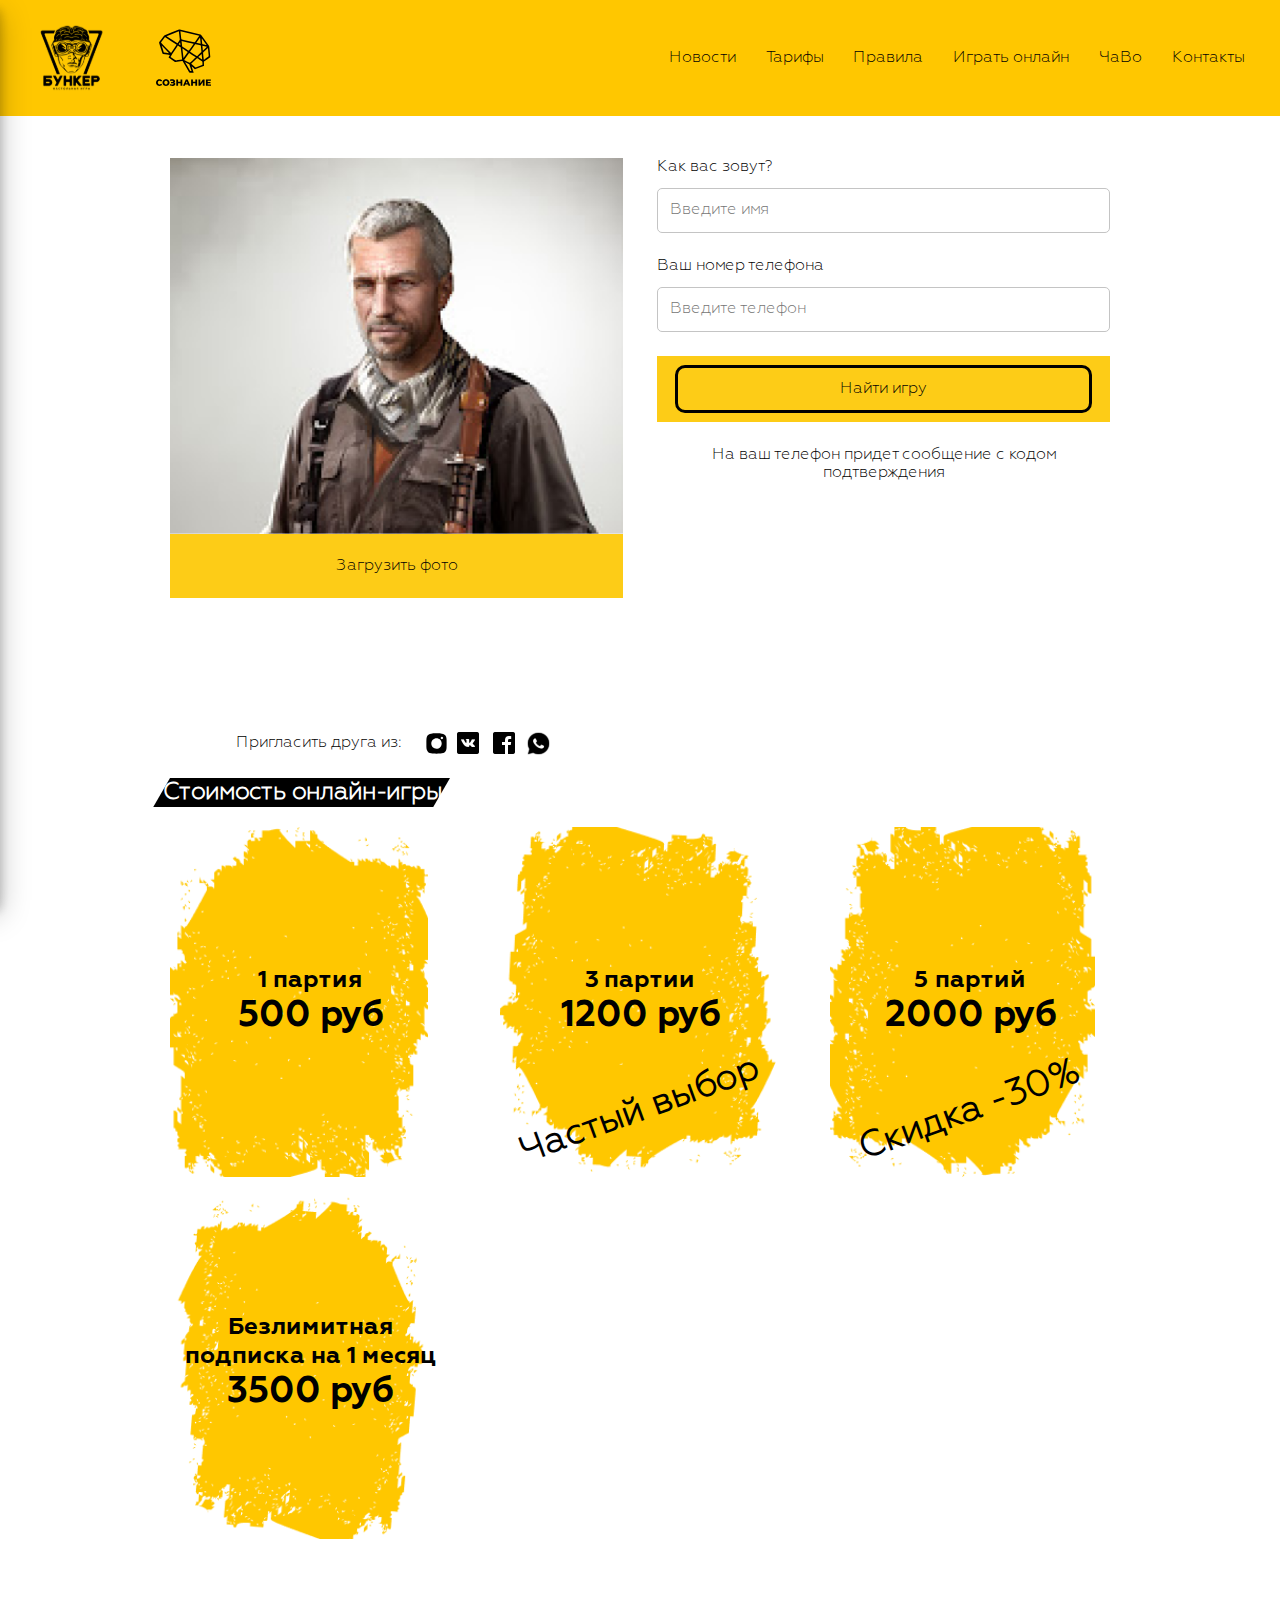
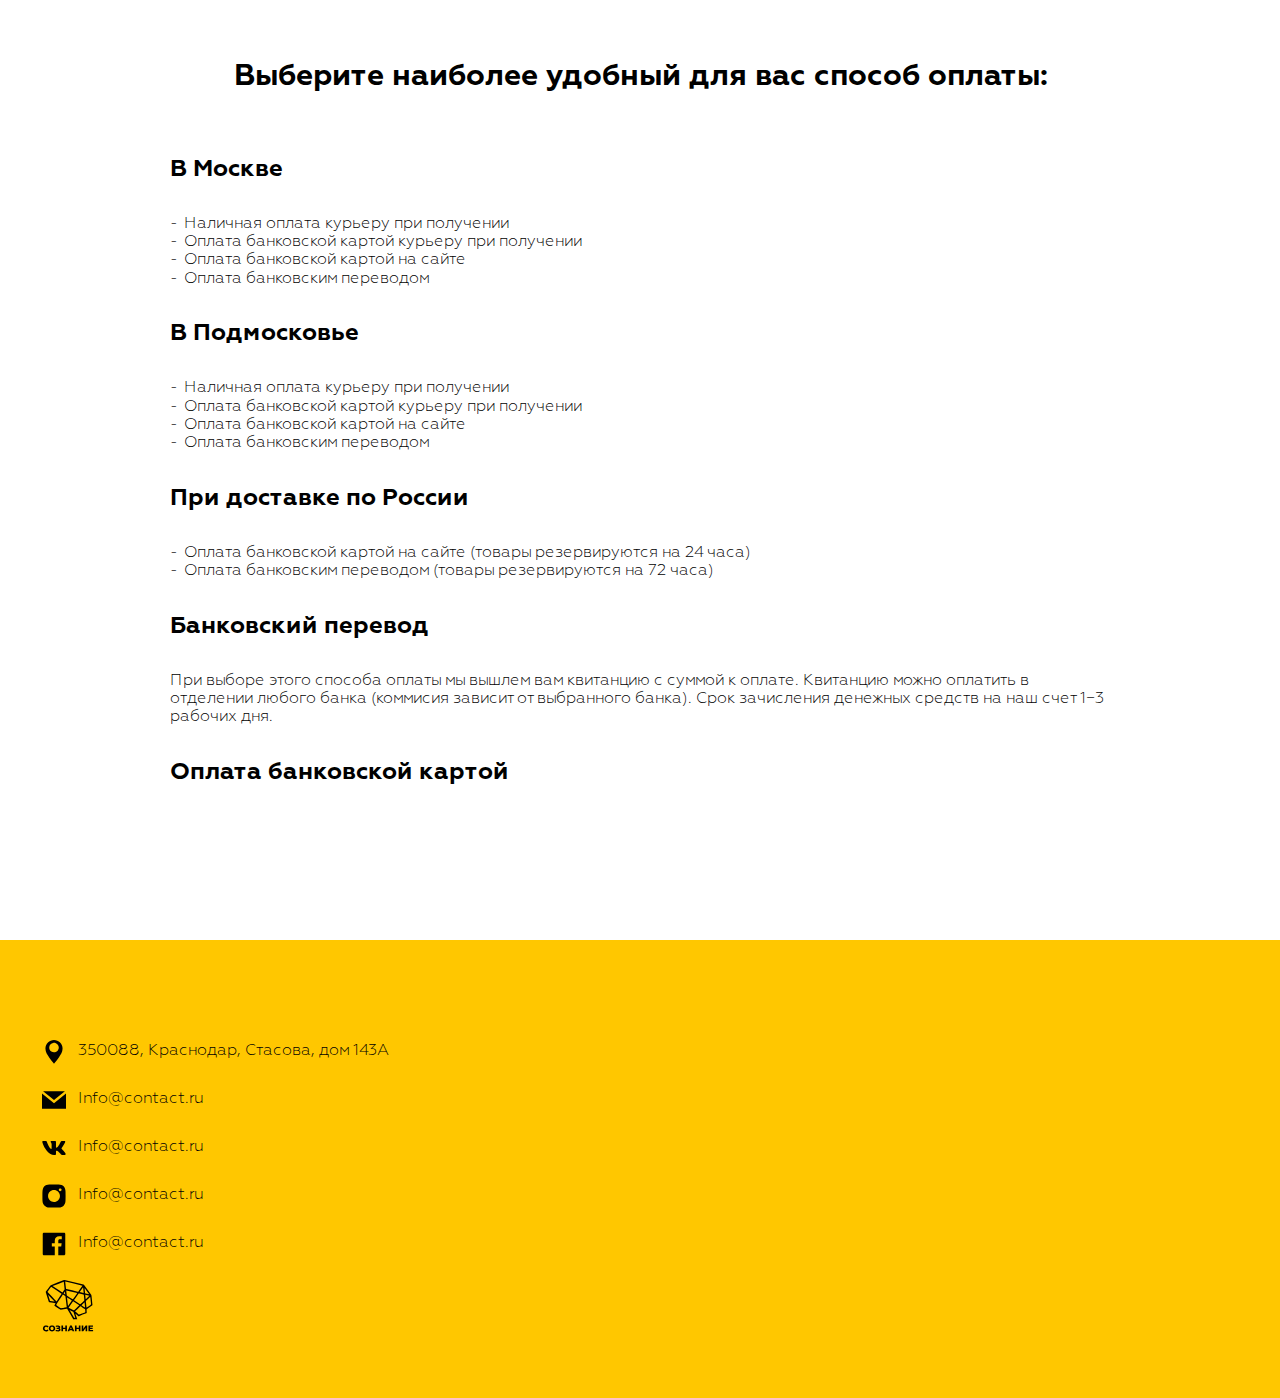
<file: lk.html>
<!DOCTYPE html>
<html lang="en">

<head>
    <meta charset="UTF-8">
    <meta name="viewport" content="width=device-width, initial-scale=1.0">
    <link rel="stylesheet" href="style.css">
    <link rel="stylesheet" href="normalize.css">
    <title>Личный кабинет</title>
</head>

<body>
    <aside id='aside' class="aside">
        <div class="aside__container">
            <ul>
                <li>
                    <a href="./index.html#news">Новости</a>
                </li>
                <li>
                    <a href="./index.html#tarrifs">Тарифы</a>
                </li>
                <li>
                    <a href="./index.html#rules">Правила</a>
                </li>
                <li>
                    <a href="./index.html#play">Играть онлайн</a>
                </li>
                <li>
                    <a href="./index.html#faq">ЧаВо</a>
                </li>
                <li>
                    <a href="#contacts">Контакты</a>
                </li>
            </ul>
            <button class="aside__close" onclick="closeMenu()">
                <img src="./img/icons/close.svg" alt="Закрыть">
            </button>
        </div>
    </aside>
    <header class="header header--lk">
        <div class="header__container--mobile">
            <div class="header__logo-container">
                <img src="./img/icons/bunker.svg" alt="" />
                <img src="./img/icons/brain.svg" alt="" />
            </div>
            <button id='header-btn-menu' class="header__btn" onclick="toggleMenu(this)">
                <img class="header__sidebar-icon" src="./img/icons/sidebar.svg" alt="Меню" />
            </button>
        </div>
        <div class="header__container">
            <nav class="header__nav">
                <div class="header__logo-container">
                    <img src="./img/icons/bunker-black.svg" alt="" />
                    <img src="./img/icons/brain-black.svg" alt="" />
                </div>
                <ul class="header__links">
                    <li class="header__link">
                        <a href="./index.html#news">Новости</a>
                    </li>
                    <li class="header__link">
                        <a href="./index.html#tarrifs">Тарифы</a>
                    </li>
                    <li class="header__link">
                        <a href="./index.html#rules">Правила</a>
                    </li>
                    <li class="header__link">
                        <a href="./index.html#play">Играть онлайн</a>
                    </li>
                    <li class="header__link">
                        <a href="./index.html#faq">ЧаВо</a>
                    </li>
                    <li class="header__link">
                        <a href="#contacts">Контакты</a>
                    </li>
                    <!-- <li class="header__link">
                        <a href="#">ЛК</a>
                    </li> -->
                </ul>
            </nav>
        </div>
    </header>
    <main class="main">
        <div class="main__container">
            <div class="profile main__profile">
                <form class="profile__block">
                    <div class="profile__top">
                        <div class="profile__img-container">
                            <img class="profile__img" src="./img/content/geralt.png" alt="Геральт из Ривии">
                            <input class="profile__file" type="file" id="files" />
                            <label class="profile__label" for="files">Загрузить фото</label>
                        </div>
                        <div class="invitation profile__invitation">
                            <span class="main__invitation-title">Пригласить друга из:</span>
                            <img src="./img/icons/instagram.svg" alt="инстаграм">
                            <img src="./img/icons/vk.svg" alt="вконтакте">
                            <img src="./img/icons/facebook.svg" alt="facebook">
                            <img src="./img/icons/whats.svg" alt="whatsapp">
                        </div>
                    </div>
                    <div class="profile__bottom">
                        <label class="profile__text-input">
                            <span class="profile__text-input-legend">Как вас зовут?</span>
                            <input class="profile__input" type="text" placeholder="Введите имя">
                        </label>
                        <label class="profile__text-input">
                            <span class="profile__text-input-legend">Ваш номер телефона</span>
                            <input class="profile__input" type="text" placeholder="Введите телефон">
                        </label>
                        <button type="submit" class="profile__btn">
                            <div class="profile__btn--bordered">
                                Найти игру
                            </div>
                        </button>
                        <p class="profile__description">На ваш телефон придет сообщение с кодом подтверждения</p>
                    </div>
                </form>
            </div>
            <h2 class="secondary-title">
                <div class="secondary-title__container">
                    <span>Стоимость онлайн-игры</span>
                </div>
            </h2>
            <div class="games main__games">
                <div class="games__block games__block--vector1">
                    <span class="games__count">1 партия</span>
                    <h4 class="games__cost">500 руб</h4>
                </div>
                <div class="games__block games__block--vector2">
                    <span class="games__count">3 партии</span>
                    <h4 class="games__cost">1200 руб</h4>
                    <span class="games__favorite">Частый выбор</span>
                </div>
                <div class="games__block games__block--vector3">
                    <span class="games__count">5 партий</span>
                    <h4 class="games__cost">2000 руб</h4>
                    <span class="games__discount">Скидка -30%</span>
                </div>
                <div class="games__block games__block--vector4">
                    <span class="games__count">Безлимитная
                        подписка
                        на 1 месяц</span>
                    <h4 class="games__cost">3500 руб</h4>
                </div>
            </div>
            <h2 class="main__payment-text">
                Выберите наиболее удобный для вас способ оплаты:
            </h2>
            <div class="main__payment-container">
                <h3 class="main__payment-header">В Москве</h3>
                <ul class="main__payment-list">
                    <li>Наличная оплата курьеру при получении</li>
                    <li>Оплата банковской картой курьеру при получении</li>
                    <li>Оплата банковской картой на сайте</li>
                    <li>Оплата банковским переводом</li>
                </ul>
                <h3 class="main__payment-header">В Подмосковье</h3>
                <ul class="main__payment-list">
                    <li>Наличная оплата курьеру при получении</li>
                    <li>Оплата банковской картой курьеру при получении</li>
                    <li>Оплата банковской картой на сайте</li>
                    <li>Оплата банковским переводом</li>
                </ul>
                <h3 class="main__payment-header">При доставке по России</h3>
                <ul class="main__payment-list">
                    <li>Оплата банковской картой на сайте (товары резервируются на 24 часа)</li>
                    <li>Оплата банковским переводом (товары резервируются на 72 часа)</li>
                </ul>
                <h3 class="main__payment-header">Банковский перевод</h3>
                <p>
                    При выборе этого способа оплаты мы вышлем вам квитанцию с суммой к оплате.
                    Квитанцию можно оплатить в отделении любого банка (коммисия зависит от выбранного банка).
                    Срок зачисления денежных средств на наш счет 1−3 рабочих дня.
                </p>
                <h3 class="main__payment-header">Оплата банковской картой</h3>
            </div>
        </div>
    </main>
    <footer id='contacts' class="footer">
        <div class="footer__container">
            <div class="footer__contacts">
                <div class="footer__contact-block">
                    <img src="./img/icons/point.svg" alt="">
                    <span>350088, Краснодар, Стасова, дом 143А</span>
                </div>
                <div class="footer__contact-block">
                    <img src="./img/icons/message.svg" alt="">
                    <a>Info@contact.ru</a>
                </div>
                <div class="footer__contact-block">
                    <img src="./img/icons/vk-min.svg" alt="">
                    <a>Info@contact.ru</a>
                </div>
                <div class="footer__contact-block">
                    <img src="./img/icons/instagram.svg" alt="">
                    <a>Info@contact.ru</a>
                </div>
                <div class="footer__contact-block">
                    <img src="./img/icons/facebook-min.svg" alt="">
                    <a>Info@contact.ru</a>
                </div>
                <div class="footer__contact-block">
                    <img src="./img/icons/brain-black.svg" alt="">
                </div>
            </div>
        </div>
        <div class="footer__map">
            <iframe class="footer__map-frame"
                src="https://www.google.com/maps/embed?pb=!1m18!1m12!1m3!1d2819.7849814998217!2d38.972506015543!3d45.029290179098204!2m3!1f0!2f0!3f0!3m2!1i1024!2i768!4f13.1!3m3!1m2!1s0x40f04fbc92b42f8d%3A0xa4b557511ca21dd0!2z0YPQuy4g0KfQsNC_0LDQtdCy0LAsIDk0LCDQmtGA0LDRgdC90L7QtNCw0YAsINCa0YDQsNGB0L3QvtC00LDRgNGB0LrQuNC5INC60YDQsNC5LCAzNTAwMDA!5e0!3m2!1sru!2sru!4v1611315349826!5m2!1sru!2sru"></iframe>
        </div>
    </footer>
    <script type="text/javascript" src="./script.js"></script>
</body>

</html>
</file>
<file: style.css>
*,
*:before,
*:after {
    box-sizing: border-box;
}

a {
    text-decoration: none;
    color: #000;
    cursor: pointer;
}

body {
    font-family: 'GeometriaLight', sans-serif;
}

button {
    cursor: pointer;
    outline: none;
}

header {
    width: 100%;
    position: absolute;
}

.header--lk {
    background-color: #FFC700;
    color: #000000;
    position: initial;
}

ul {
    padding: 0;
    margin: 0;
    list-style-type: none;
}

.header__container--mobile {
    display: flex;
    justify-content: space-between;
    width: 100%;
    padding: 22px;
}

.header__link a {
    color: #fff;
}

.header--lk .header__link a {
    color: #000;
}


.header__logo-container {
    display: flex;
}

.header__logo-container img:last-child {
    margin-left: 16px;
}

.header__container {
    display: none;
}

.header__btn {
    border: none;
    background: none;
    outline: none;
    padding: 0;
    margin: 0;
    z-index: 10;
}

.main,
.footer {
    display: flex;
    flex-direction: column;
    align-items: center;
    position: relative;
    width: 100%;
    margin: 0 auto;
    top: 0;
    left: 0;
}

.main__container,
.footer__container {
    display: flex;
    flex-direction: column;
    align-items: center;
    padding: 12px;
    width: 320px;
}

.main__head {
    display: flex;
    flex-direction: column;
    justify-content: center;
    align-items: center;
    position: relative;
    z-index: -1;
    background-image: linear-gradient(#FFC700, #FFC700), url('./img/content/main.png');
    background-blend-mode: hue;
    background-position: center;
    background-repeat: no-repeat;
    background-size: cover;
    width: 100%;
    height: 100%;
}

.main__payment-container {
    margin-bottom: 80px;
}


.main__payment-list li::before {
    content: '-';
    margin-right: 6px;
}

.main__payment-header {
    font-weight: 900;
    font-size: 24px;
    line-height: 43px;
    font-family: 'GeometriaBold', sans-serif;
}

.main__box {
    width: 280px;
    height: 200px;
    margin-top: 160px;
}

.main__title {
    display: flex;
    flex-direction: column;
    align-items: flex-end;
    color: #fff;
    transform: rotate(-12deg);
    margin-right: 24px;
    margin-bottom: 80px;
    font-family: 'GeometriaBold', sans-serif;
    font-size: 64px;
    line-height: 77px;
}

.main__title span {
    font-size: 36px;
    line-height: 43px;
}

.main__btn {
    display: flex;
    justify-content: center;
    position: relative;
    width: 216px;
    background-color: #FDCC17;
    border: 0;
    margin-top: -34px;
}

.main__btn--bordered,.profile__btn--bordered {
    display: flex;
    justify-content: center;
    border: 3px solid #000000;
    box-sizing: border-box;
    border-radius: 10px;
    margin: 8px 12px;
    padding: 12px 36px;
    width: 100%;
}

.main__invitation {
    display: flex;
    align-items: center;
    margin: 36px 0;
}

.main__invitation-title {
    margin-right: 24px;
}

.main__invitation img:first-of-type {
    margin-right: 12px;
}

.main__opportunities {
    display: flex;
    flex-direction: column;
    align-items: center;
    width: 100%;
    margin-bottom: 80px;
    background-image: linear-gradient(#FFC700, #FFC700), url('./img/content/city.png');
    background-blend-mode: color;
    background-repeat: no-repeat;
    background-size: cover;
    background-position-y: bottom;
}

.main__opportunities-block {
    display: flex;
    flex-direction: column;
    align-items: center;
    margin: 0 auto;
    margin-top: 88px;
    font-family: 'GeometriaBold', sans-serif;
    font-weight: 900;
    font-size: 24px;
    line-height: 29px;
}

.main__opportunities-description {
    margin: 22px 0 0 0;
    text-align: center;
}

.main__opportunities-lines {
    background: url('./img/content/lines.png');
    width: 100%;
    height: 53px;
    margin-top: 88px;
}

.main__payment-text {
    font-weight: 900;
    font-size: 30px;
    line-height: 43px;
    font-family: 'GeometriaBold', sans-serif;
}

.secondary-title {
    width: 100%;
    background-color: #000000;
    color: #FFFFFF;
    transform-origin: top;
    display: flex;
    justify-content: center;
    align-items: center;

    font-weight: 900;
    font-size: 24px;
    line-height: 29px;
}

.secondary-title__container {
    display: flex;
    justify-content: center;
    text-align: center;
}

.main__slider {
    width: 100%;
    margin-top: 80px;
}

.main__slider-container {
    display: flex;
    flex-direction: column;
    width: 100%;
    margin-bottom: 80px;
}

.slider-arrows {
    display: flex;
    justify-content: space-between;
    width: 100%;
}

.main__slider-arrows {
    margin-top: 24px;
}

.slider-arrows__prev,
.slider-arrows__next {
    display: flex;
    justify-content: center;
    align-items: center;
    border: 0;
    background-color: #fff;
    width: 145px;
    height: 40px;
    color: #fff;
    padding: 0;
    position: relative;
    outline: none;
}

.slider-arrows__prev {
    background-image: url('./img/icons/arrow.svg');
    background-repeat: no-repeat;
    transition: 0.4s;
}

.slider-arrows__prev:hover {
    background-image: url('./img/icons/arrow-orange.svg');
    color: #000000;
    transition: 0.4s;
}

.slider-arrows__next {
    background-image: url('./img/icons/arrow-next.svg');
    background-repeat: no-repeat;
    transition: 0.4s;
}

.slider-arrows__next:hover {
    background-image: url('./img/icons/arrow-next-orange.svg');
    color: #000000;
    transition: 0.4s;
}

.slider-arrows__prev span,
.slider-arrows__next span {
    z-index: 10;
}

.slider__title {
    display: flex;
    justify-content: center;
    font-family: "GeometriaBold", sans-serif;
    font-weight: 900;
    font-size: 24px;
    line-height: 29px;
}

.slider__description {
    text-align: justify;
    font-weight: 300;
    font-size: 18px;
    line-height: 23px;
}

.main__video {
    width: 100%;
    height: 280px;
    margin-top: 50px;
}

.slick-dots {
    display: flex !important;
    justify-content: center;
    top: -25px;
    height: 16px;
}

.slick-dots li {
    width: 12px !important;
    height: 12px !important;
    margin: 0 2px !important;
}

.slick-dots li button:before {
    font-size: 8px !important;
}

.slick-dots .slick-active button:before {
    font-size: 12px !important;
}


/* ПОСТЕР ДЛЯ ВИДЕО */

.main__video {
    position: relative;
    padding-bottom: 56.25%;
    /* 16:9 */
    height: 0;
}

.main__video img {
    position: absolute;
    display: block;
    /* Заглушка */
    display: none;
    top: 0;
    left: 0;
    width: 100%;
    height: 100%;
    z-index: 20;
    cursor: pointer;
}

.main__video:after {
    content: "";
    position: absolute;
    display: block;
    background: url('./img/content/play.png') no-repeat 0 0;
    top: 45%;
    left: 45%;
    width: 46px;
    height: 36px;
    z-index: 30;
    cursor: pointer;
}

.main__video iframe {
    position: absolute;
    top: 0;
    left: 0;
    width: 100%;
    height: 100%;
}

.main__schedule {
    margin-bottom: 16px;
}

.main__schedule:first-child {
    margin-top: 50px;
}

.schedule {
    width: 100%;
    background-color: #FFC700
}

.schedule__legend {
    font-weight: 300;
    font-size: 16px;
    line-height: 20px;
}

.schedule__data {
    display: flex;
    flex-direction: column;
    align-items: center;
}

.schedule__data h3 {
    font-weight: 900;
    font-size: 24px;
    line-height: 29px;
    font-family: 'GeometriaBold', sans-serif;
}

.schedule__container {
    max-width: 1200px;
    margin: 36px 0;
}

.schedule__join-btn {
    border: 3px solid #000000;
    border-radius: 8px;
    background: none;
    padding: 6px 12px;
    transition: 0.4s;
}

.schedule__join-btn:hover {
    transform: scale(1.1);
    background-color: #fff;
    transition: 0.4s;
}

.main__info {
    margin-bottom: 44px;
}

.main__info:last-child {
    margin-bottom: 80px;
}

.info__title {
    font-weight: 900;
    font-size: 36px;
    line-height: 43px;
    margin: 0;
    margin-bottom: 12px;
    font-family: 'GeometriaBold', sans-serif;
}

.info__description {
    font-weight: 300;
    font-size: 18px;
    line-height: 23px;
    margin: 0;
}

.games {
    display: flex;
    flex-wrap: wrap;
    justify-content: space-between;
}

.main__games {
    margin-bottom: 80px;
}

.games__block {
    display: flex;
    flex-direction: column;
    justify-content: center;
    align-items: center;
    position: relative;
    width: 145px;
    height: 190px;
    margin-bottom: 12px;
}

.games__count {
    text-align: center;
    font-weight: 900;
    font-size: 15px;
    line-height: 16px;
    font-family: 'GeometriaBold', sans-serif;
}

.games__cost {
    text-align: center;
    font-weight: 900;
    font-size: 18px;
    line-height: 30px;
    margin: 0;
    font-family: 'GeometriaBold', sans-serif;
}

.games__favorite,
.games__discount {
    margin-top: 12px;
    font-weight: bold;
    transform: rotate(-20deg);
    position: absolute;
    bottom: 25px;
}

.games__block--vector1 {
    background: url('./img/content/vector1.png') no-repeat;
    background-size: contain;
}

.games__block--vector2 {
    background: url('./img/content/vector2.png') no-repeat;
    background-size: contain;
}

.games__block--vector3 {
    background: url('./img/content/vector3.png') no-repeat;
    background-size: contain;
}

.games__block--vector4 {
    background: url('./img/content/vector4.png') no-repeat;
    background-size: contain;
}

.news {
    display: flex;
    flex-wrap: wrap;
    justify-content: space-between;
}

.main__news {
    margin-bottom: 80px;
}

.news__figure {
    width: 135px;
    margin: 0;
}

.news__block {
    display: flex;
    flex-direction: column;
    align-items: center;
    margin-bottom: 24px;
}

.news__img {
    width: 135px;
    height: 135px;
}

.news__link {
    display: block;
    margin-top: 12px;
}

.footer {
    display: flex;
    flex-direction: column;
    margin: 0 auto;
    background-color: #FFC700;
}

.footer__contacts {
    width: 100%;
}

.footer__map {
    width: 100%;
    line-height: 0;
}

.footer__map-frame {
    width: 100%;
    height: 400px;
    border: 0;
}

.footer__contact-block {
    display: flex;
    align-items: center;
    margin-top: 24px;
}

.footer__contact-block:last-child {
    margin-bottom: 24px;
}

.footer__contact-block a,
.footer__contact-block span {
    display: block;
    margin-left: 12px;
}

.footer__contact-block img {
    width: 24px;
    height: 24px;
}

.footer__contact-block:last-child img {
    width: 52px;
    height: 52px;
}

.btn-load {
    background: none;
    border: none;
    cursor: pointer;
    transition: 0.4s;
}

.btn-load:hover {
    color: #FFC700;
    transform: scale(1.1);
    transition: 0.4s;
}

.profile {
    min-height: 290px;
}

.profile__file {
    display: none;
}

.profile__block {
    display: flex;
    flex-direction: column;
    justify-content: center;
    align-items: center;
}

.profile__data, .profile__top, .profile__bottom {
    width: 100%;
}

.profile__img-container {
    line-height: 0;
}

.profile__label {
    display: block;
    width: 100%;
    padding: 32px;
    background-color: #FDCC17;
    text-align: center;
}

.profile__img {
    width: 100%;
}

.profile__invitation {
    display: flex;
    align-items: center;
    justify-content: center;
    margin-top: 16px;
}

.profile__invitation img {
    margin-right: 6px;
}

.profile__text-input {
    display: flex;
    flex-direction: column;
    align-items: center;
    width: 100%;
    margin-top: 22px;
}

.profile__text-input-legend {
    margin-bottom: 12px;
}

.profile__input {
    width: 100%;
    border: 1px solid #C4C4C4;
    border-radius: 5px;
    padding: 12px;
}

.profile__btn {
    display: flex;
    justify-content: center;
    width: 100%;
    margin-top: 22px;
    background-color: #FDCC17;
    border: 0;
}

.profile__description {
    text-align: center;
    margin-top: 24px;
}

/* image poster clicked, player class added using js */

.main__video.player img {
    display: none;
}

.main__video.player:after {
    display: none;
}

.aside {
    height: 100vh;
    width: 320px;
    transform: translate(-320px);
    position: fixed;
    z-index: 15;
    top: 0;
    left: 0;
    background-color: #fff;
    overflow-x: hidden;
    transition: 0.5s;
    background-color: #000000;
    box-shadow: 0 14px 28px rgba(0, 0, 0, 0.25), 0 10px 10px rgba(0, 0, 0, 0.22);
}

.aside__container {
    display: flex;
    justify-content: space-between;
    padding: 24px 12px;
}

.aside__close {
    width: 24px;
    height: 24px;
    border: 1px solid #FFC700;
    background-color: #FFC700;
    color: #fff;
    border-radius: 2px;
}

.aside__close img {
    width: 100%;
    height: 100%;
}

.aside li {
    margin-bottom: 12px;
}

.aside a {
    text-decoration: none;;
    color: #fff;
    transition: 0.3s;
    font-weight: 300;
    font-size: 16px;
    line-height: 20px;
}

.aside a:hover {
    color: #f1f1f1;
}

/* media */

@media (min-width: 480px) {
    .main__container,
    .footer__container {
        padding: 0 24px;
        width: 480px;
    }

    .games__block {
        width: 215px;
    }

    .games__block--vector1,
    .games__block--vector2,
    .games__block--vector3,
    .games__block--vector4 {
        width: 200px;
        height: 275px;
    }

    .news__figure {
        width: 200px;
    }

    .news__img {
        width: 100%;
        height: 200px;
    }

    .main__box {
        width: 450px;
        height: 350px;
    }

    .main__title {
        margin-right: -150px;
        margin-top: 0;
    }

    .secondary-title {
        width: 280px;
        transform: skewX(-30deg);
    }

    .secondary-title div {
        transform: skewX(30deg);
    }

    .games__count {
        font-weight: 900;
        font-size: 24px;
        line-height: 29px;
    }

    .games__cost {
        font-weight: 900;
        font-size: 36px;
        line-height: 43px;
    }

    .games__favorite,
    .games__discount {
        font-weight: 900;
        font-size: 36px;
        line-height: 43px;
        text-align: end;
        bottom: -15px;
    }
}

@media (min-width: 540px) {
    .main__container,
    .footer__container {
        padding: 0 24px;
        width: 540px;
    }
}

@media (min-width: 768px) {
    .main__container,
    .footer__container {
        padding: 42px;
        width: 768px;
    }

    .footer {
        flex-direction: row;
    }

    .footer__map {
        margin-right: 42px;
    }

    .footer__map-frame {
        width: 100%;
        height: 250px;
    }

    .footer__contacts {
        margin-top: 34px;
    }

    .games {
        justify-content: space-around;
    }

    .games__block {
        width: 280px;
        height: 350px;
    }

    .main__opportunities {
        background-size: cover;
        background-image: linear-gradient(#FFC700, #FFC700), url('./img/content/city2.png');
        background-blend-mode: color;
        background-repeat: no-repeat;
        background-size: cover;
    }

    .main__opportunities-lines {
        background-repeat: repeat;
    }

    .main__opportunities-info {
        display: flex;
        justify-content: space-between;
        width: 100%;
        max-width: 1200px;
    }

    .schedule__container {
        display: flex;
        justify-content: space-around;
        align-items: center;
    }

    .schedule__container>.schedule__data {
        align-items: flex-start;
    }

    .secondary-title {
        align-self: flex-start;
    }

    .main__opportunities-lines {
        margin-top: 56px;
    }

    .main__box {
        width: 668px;
        height: 514px;
    }

    .main__title {
        margin-right: -350px;
        margin-top: 0;
    }

    .games__favorite,
    .games__discount {
        bottom: 45px;
    }

    .news__figure {
        width: 280px;
    }

    .news__img {
        height: 220px;
    }

    .profile {
        height: 400px;
    }

    .profile__block {
        flex-direction: row;
        height: 100%;
    }

    .profile__bottom, .profile__top {
        height: 100%;
    }

    .profile__bottom,.profile__top {
        display: flex;
        flex-direction: column;
        justify-content: space-between;
    }

    .profile__bottom {
        margin-left: 34px;
    }

    .profile__text-input{
        align-items: flex-start;
        margin: 0;
    }

    .profile__btn {
        margin: 0;
    }
    
    .profile__description {
        margin: 0;
    }
}

@media (min-width: 1024px) {
    .header__container {
        display: flex;
        padding: 22px 36px;
    }

    .header__container--mobile {
        display: none;
    }

    .header__nav {
        display: flex;
        justify-content: space-between;
        width: 100%;
    }

    .header__nav div>img {
        margin-right: 35px;
    }

    .header__links {
        display: flex;
        align-items: center;
        padding: 0;
        margin: 0;
        z-index: 99999;
    }

    .header__link {
        margin-right: 30px;
    }

    .header__link a {
        display: block;
        cursor: pointer;
        text-decoration: none;
        transition: 0.4s;
    }

    .header__link a:hover {
        transform: scale(1.1);
        transition: 0.4s;
    }

    .header__link:last-child {
        margin: 0;
    }

    .main__container,
    .footer__container {
        width: 1024px;
    }

    .news {
        width: 100%;
    }

    .main__slider-container {
        display: flex;
        flex-direction: row;
        width: 100%;
    }

    .main__slider-wrapper {
        width: 490px;
        margin-right: 80px;
        height: 100%;
        flex-direction: column;
    }

    .main__video {
        padding-bottom: 38.25%;
        margin: 0;
    }

    .main__video img,
    .main__video iframe {
        width: 100%;
        height: 360px;
    }

    .main__video img {
        /* FIX */
        display: none;
    }

    .games {
        width: 100%;
        justify-content: space-between;
    }

    .schedule__container {
        margin: 34px auto;
    }

    .profile {
        height: 600px;
    }

    .profile__bottom {
        justify-content: flex-start;
    }

    .profile__text-input {
        margin-bottom: 24px;
    }

    .profile__description {
        margin: 24px;
    }
}

@media (min-width: 1440px) {
    .main__container {
        padding: 24px;
        width: 1200px;
    }

    .footer .footer__container {
        width: 600px;
    }

    .footer {
        display: flex;
        justify-content: center;
    }

    .footer__map {
        width: 600px;
    }

    .header__container {
        width: 1200px;
        margin: 0 auto
    }

    .schedule__container {
        justify-content: space-between;
    }
}


/* FONTS */

@font-face {
    font-family: 'GeometriaBold';
    src: url('./fonts/Geometria-Bold.eot');
    src:
        url('./fonts/Geometria-Bold.woff') format('woff'),
        url('./fonts/Geometria-Bold.ttf') format('truetype'),
}

@font-face {
    font-family: 'GeometriaLight';
    src: url('./fonts/Geometria-Light.eot');
    src:
        url('./fonts/Geometria-Light.woff') format('woff'),
        url('./fonts/Geometria-Light.ttf') format('truetype'),
}
</file>
